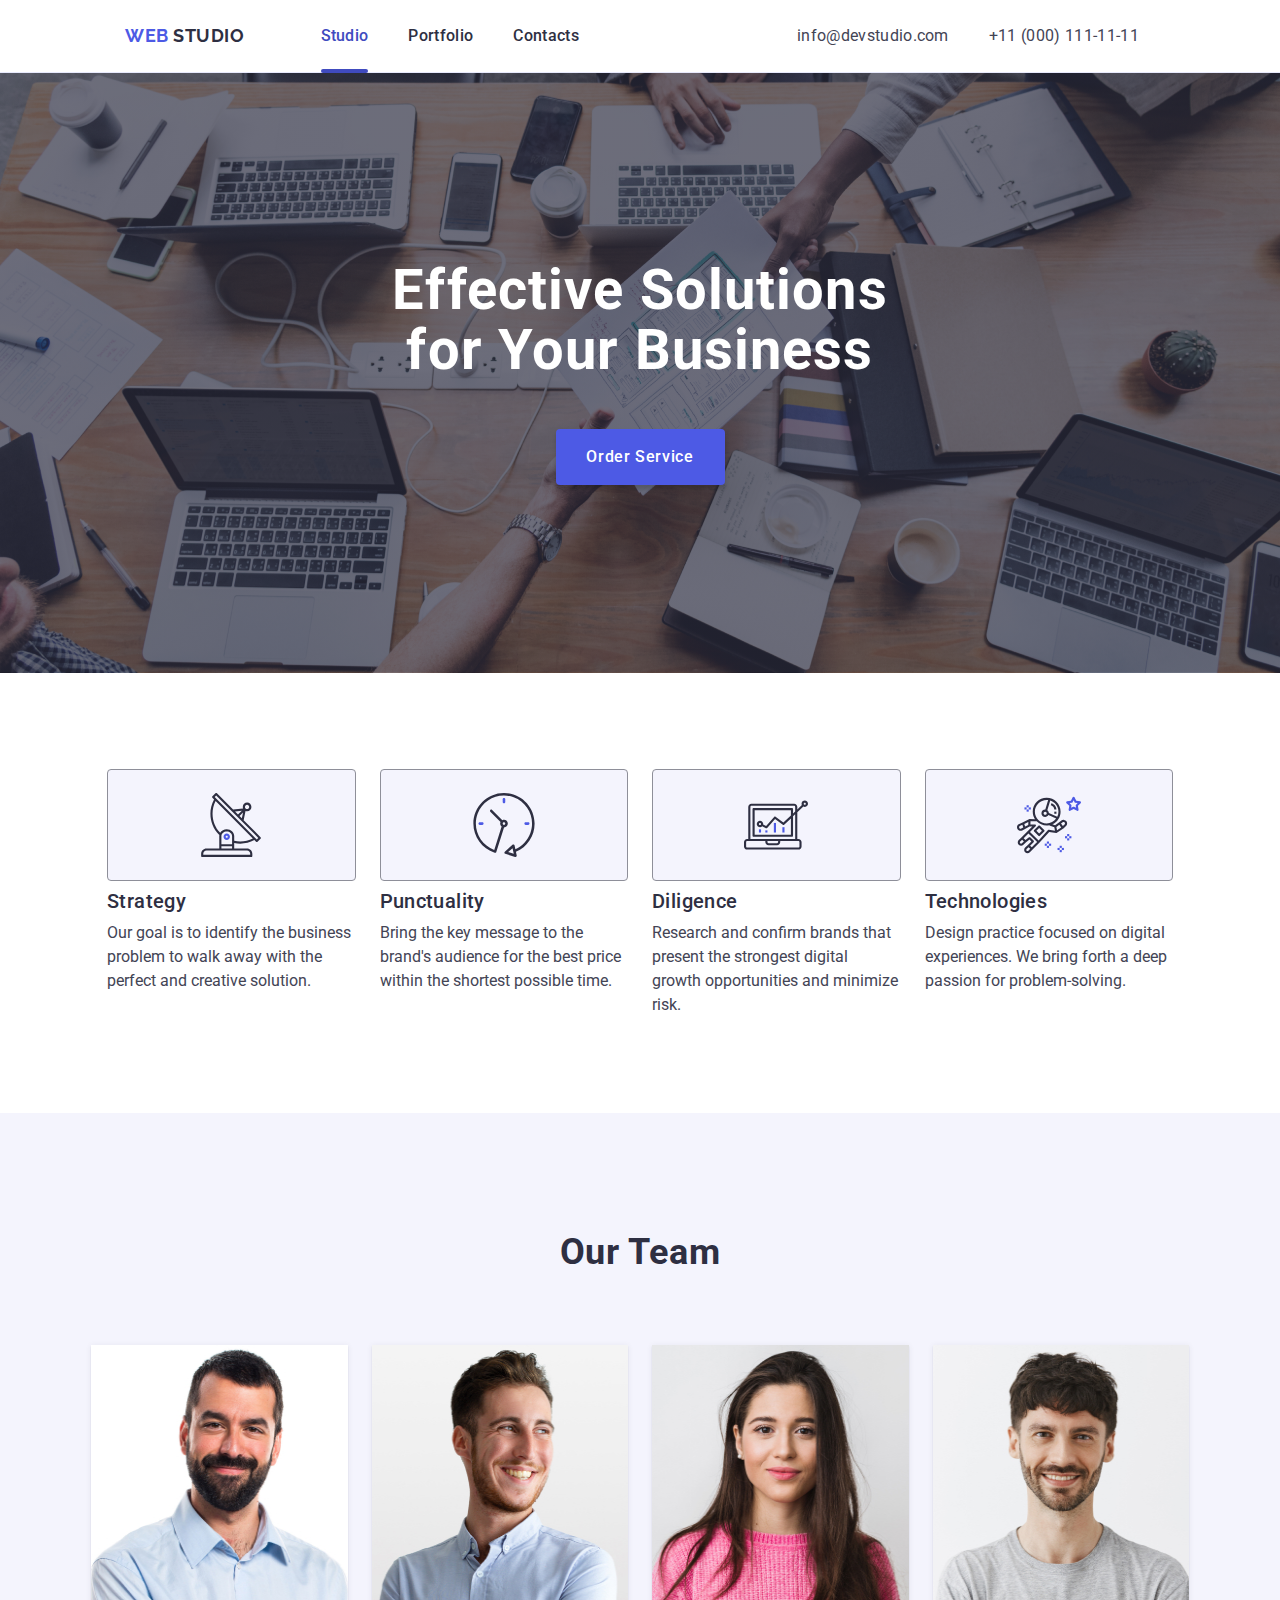
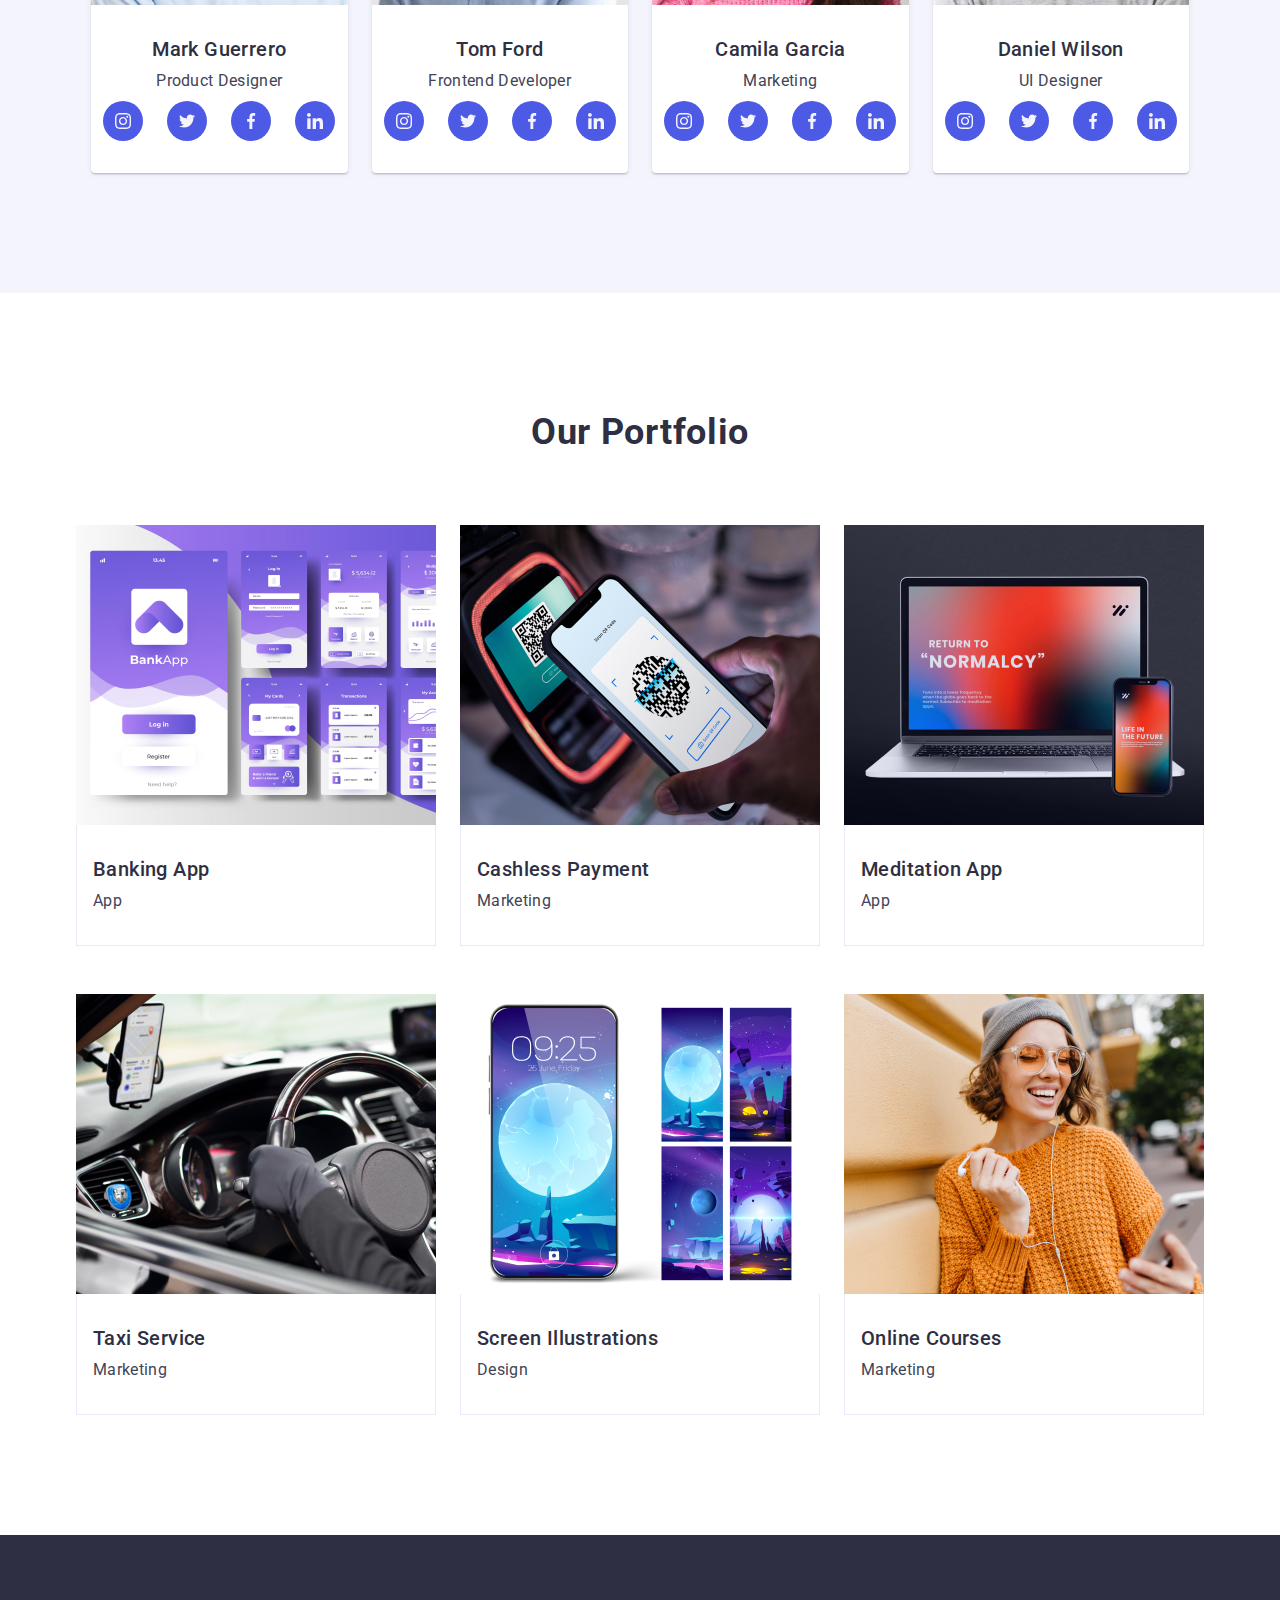
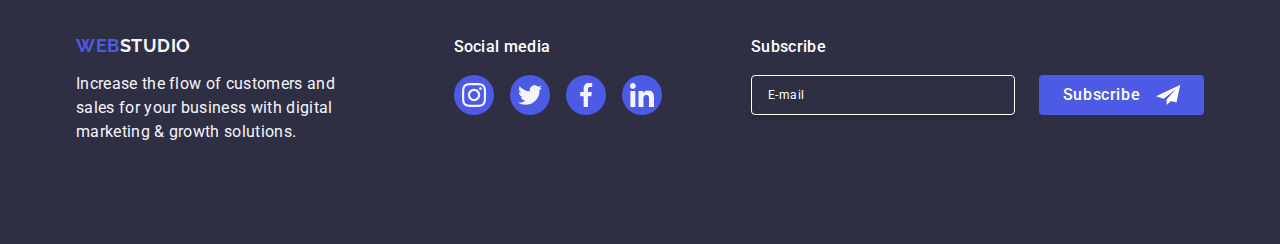
<file: index.html>
<!DOCTYPE html>
<html lang="en">
  <head>
    <meta charset="UTF-8" />
    <meta name="WEBSTUDIO" content="width=device-width, initial-scale=1.0" />
    <meta name="viewport" content="width=device-width, initial-scale=1.0" />
    <title>Document</title>
    <link rel="preconnect" href="https://fonts.googleapis.com" />
    <link rel="preconnect" href="https://fonts.gstatic.com" crossorigin />
    <link
      href="https://fonts.googleapis.com/css2?family=Roboto:ital,wght@0,100;0,300;0,400;0,500;0,700;0,900;1,100;1,300;1,400;1,500;1,700;1,900&display=swap"
      rel="stylesheet"
    />
    <link
      href="https://fonts.googleapis.com/css2?family=Raleway:ital,wght@0,100..900;1,100..900&family=Roboto:ital,wght@0,100;0,300;0,400;0,500;0,700;0,900;1,100;1,300;1,400;1,500;1,700;1,900&display=swap"
      rel="stylesheet"
    />
    <link
      rel="stylesheet"
      href="https://cdn.jsdelivr.net/npm/modern-normalize@1.1.0/modern-normalize.min.css"
    />
    <link rel="stylesheet" href="./css/style.css" />
  </head>
  <body class="general">
    <header class="header">
      <div class="container">
        <nav class="nav">
          <a href="./index.html" class="logo">
            Web
            <span class="studio-1">Studio</span></a
          >
          <ul class="ul-menu-nav">
            <li>
              <a href="./index.html" class="menu-nav link-activ">Studio</a>
            </li>
            <li>
              <a href="" class="menu-nav">Portfolio</a>
            </li>
            <li>
              <a href="" class="menu-nav">Contacts</a>
            </li>
          </ul>
        </nav>
        <address class="address">
          <ul class="ul-address">
            <li>
              <a
                href="mailto:info@devstudio.com"
                target="_blank"
                class="list-address"
                >info@devstudio.com</a
              >
            </li>
            <li>
              <a href="tel:+110001111111" target="_blank" class="list-address"
                >+11 (000) 111-11-11</a
              >
            </li>
          </ul>
        </address>
        <div class="burger-menu">
          <button type="button" class="button-burger-menu">
            <svg width="24" height="24">
              <use href="./images/icons.svg#burger-icon"></use>
            </svg>
          </button>
        </div>
      </div>
      <div class="mobile-menu">
        <div class="mobile-menu-window">
          <button type="button" class="closed">
            <svg width="8" height="8" class="closed-svg" fill="#FFFFFF">
              <use href="./images/icons.svg#closed"></use>
            </svg>
          </button>
          <div class="menu-nav-mobile">
            <ul class="ul-menu-nav-mobile">
              <li>
                <a href="./index.html" class="menu-nav-mobile link-activ"
                  >Studio</a
                >
              </li>
              <li>
                <a href="" class="menu-nav-mobile">Portfolio</a>
              </li>
              <li>
                <a href="" class="menu-nav-mobile">Contacts</a>
              </li>
            </ul>
          </div>
          <div>
            <ul class="ul-address-mobile">
              <li>
                <a
                  href="mailto:info@devstudio.com"
                  target="_blank"
                  class="list-address-mobile"
                  >info@devstudio.com</a
                >
              </li>
              <li>
                <a
                  href="tel:+110001111111"
                  target="_blank"
                  class="list-address-mobile"
                  >+11 (000) 111-11-11</a
                >
              </li>
            </ul>
          </div>
          <div class="social-link-mobile-menu">
            <ul class="icon-list">
              <li class="icon-li">
                <a href="https://www.instagram.com/" class="icon-social-link">
                  <svg
                    width="16"
                    height="16"
                    class="social-link-svg"
                    fill="#f4f4fd"
                  >
                    <use href="./images/icons.svg#icon-instagram"></use>
                  </svg>
                </a>
              </li>
              <li class="icon-li">
                <a href="https://x.com/" class="icon-social-link">
                  <svg width="16" height="16" class="social-link-svg">
                    <use href="./images/icons.svg#icon-twitter"></use>
                  </svg>
                </a>
              </li>
              <li class="icon-li">
                <a href="https://www.facebook.com/" class="icon-social-link">
                  <svg
                    width="16"
                    height="16"
                    class="social-link-svg"
                    fill="#f4f4fd"
                  >
                    <use href="./images/icons.svg#icon-facebook"></use>
                  </svg>
                </a>
              </li>
              <li class="icon-li">
                <a href="https://www.linkedin.com/" class="icon-social-link">
                  <svg
                    width="16"
                    height="16"
                    class="social-link-svg"
                    fill="#f4f4fd"
                  >
                    <use href="./images/icons.svg#icon-linkedin"></use>
                  </svg>
                </a>
              </li>
            </ul>
          </div>
        </div>
      </div>
    </header>
    <main>
      <section class="section-one">
        <div class="container">
          <h1 class="main-heading">Effective Solutions for Your Business</h1>
          <button type="button" class="button">Order Service</button>
        </div>
      </section>
      <section class="section-two">
        <div class="container">
          <h2 class="visually-hidden">section-2</h2>
          <ul class="ul-section-two">
            <li class="li-section-two">
              <div class="icon-section-two">
                <svg width="64" height="64">
                  <use href="./images/icons.svg#icon-antenna"></use>
                </svg>
              </div>
              <h3 class="section-two-heading">Strategy</h3>
              <p class="section-two-paragraph">
                Our goal is to identify the business problem to walk away with
                the perfect and creative solution.
              </p>
            </li>
            <li class="li-section-two">
              <div class="icon-section-two">
                <svg width="64" height="64">
                  <use href="./images/icons.svg#icon-clock"></use>
                </svg>
              </div>
              <h3 class="section-two-heading">Punctuality</h3>
              <p class="section-two-paragraph">
                Bring the key message to the brand's audience for the best price
                within the shortest possible time.
              </p>
            </li>
            <li class="li-section-two">
              <div class="icon-section-two">
                <svg width="64" height="64">
                  <use href="./images/icons.svg#icon-diagram"></use>
                </svg>
              </div>
              <h3 class="section-two-heading">Diligence</h3>
              <p class="section-two-paragraph">
                Research and confirm brands that present the strongest digital
                growth opportunities and minimize risk.
              </p>
            </li>
            <li class="li-section-two">
              <div class="icon-section-two">
                <svg width="64" height="64">
                  <use href="./images/icons.svg#icon-astronaut"></use>
                </svg>
              </div>
              <h3 class="section-two-heading">Technologies</h3>
              <p class="section-two-paragraph">
                Design practice focused on digital experiences. We bring forth a
                deep passion for problem-solving.
              </p>
            </li>
          </ul>
        </div>
      </section>
      <section class="section-three">
        <div class="container">
          <h2 class="section-three-heading">Our Team</h2>

          <ul class="ul-section-three">
            <li class="section-three-list">
              <img
                srcset="./images/img(1).jpg 1x, ./images/img1x2.jpg 2x"
                src="./images/img(1).jpg"
                width="264"
                height="260"
                alt="man in a blue shirt with a dark beard"
              />
              <div class="section-three-h-p">
                <h3 class="section-three-list-heading">Mark Guerrero</h3>
                <p class="section-three-list-paragraph">Product Designer</p>
                <ul class="icon-list">
                  <li class="icon-li">
                    <a
                      href="https://www.instagram.com/"
                      class="icon-social-link"
                    >
                      <svg
                        width="16"
                        height="16"
                        class="social-link-svg"
                        fill="#f4f4fd"
                      >
                        <use href="./images/icons.svg#icon-instagram"></use>
                      </svg>
                    </a>
                  </li>
                  <li class="icon-li">
                    <a href="https://x.com/" class="icon-social-link">
                      <svg width="16" height="16" class="social-link-svg">
                        <use href="./images/icons.svg#icon-twitter"></use>
                      </svg>
                    </a>
                  </li>
                  <li class="icon-li">
                    <a
                      href="https://www.facebook.com/"
                      class="icon-social-link"
                    >
                      <svg
                        width="16"
                        height="16"
                        class="social-link-svg"
                        fill="#f4f4fd"
                      >
                        <use href="./images/icons.svg#icon-facebook"></use>
                      </svg>
                    </a>
                  </li>
                  <li class="icon-li">
                    <a
                      href="https://www.linkedin.com/"
                      class="icon-social-link"
                    >
                      <svg
                        width="16"
                        height="16"
                        class="social-link-svg"
                        fill="#f4f4fd"
                      >
                        <use href="./images/icons.svg#icon-linkedin"></use>
                      </svg>
                    </a>
                  </li>
                </ul>
              </div>
            </li>
            <li class="section-three-list">
              <img
                srcset="./images/img(2).jpg 1x, ./images/img2x2.jpg 2x"
                src="./images/img(2).jpg"
                width="264"
                height="260"
                alt="man in a blue shirt with short stubble"
              />
              <div class="section-three-h-p">
                <h3 class="section-three-list-heading">Tom Ford</h3>
                <p class="section-three-list-paragraph">Frontend Developer</p>
                <ul class="icon-list">
                  <li class="icon-li">
                    <a
                      href="https://www.instagram.com/"
                      class="icon-social-link"
                    >
                      <svg
                        width="16"
                        height="16"
                        class="social-link-svg"
                        fill="#f4f4fd"
                      >
                        <use href="./images/icons.svg#icon-instagram"></use>
                      </svg>
                    </a>
                  </li>
                  <li class="icon-li">
                    <a href="https://x.com/" class="icon-social-link">
                      <svg
                        width="16"
                        height="16"
                        class="social-link-svg"
                        fill="#f4f4fd"
                      >
                        <use href="./images/icons.svg#icon-twitter"></use>
                      </svg>
                    </a>
                  </li>
                  <li class="icon-li">
                    <a
                      href="https://www.facebook.com/"
                      class="icon-social-link"
                    >
                      <svg
                        width="16"
                        height="16"
                        class="social-link-svg"
                        fill="#f4f4fd"
                      >
                        <use href="./images/icons.svg#icon-facebook"></use>
                      </svg>
                    </a>
                  </li>
                  <li class="icon-li">
                    <a
                      href="https://www.linkedin.com/"
                      class="icon-social-link"
                    >
                      <svg
                        width="16"
                        height="16"
                        class="social-link-svg"
                        fill="#f4f4fd"
                      >
                        <use href="./images/icons.svg#icon-linkedin"></use>
                      </svg>
                    </a>
                  </li>
                </ul>
              </div>
            </li>
            <li class="section-three-list">
              <img
                srcset="./images/img(3).jpg 1x, ./images/img3x2.jpg 2x"
                src="./images/img(3).jpg"
                width="264"
                height="260"
                alt="girl in a pink sweater with long dark hair"
              />
              <div class="section-three-h-p">
                <h3 class="section-three-list-heading">Camila Garcia</h3>
                <p class="section-three-list-paragraph">Marketing</p>
                <ul class="icon-list">
                  <li class="icon-li">
                    <a
                      href="https://www.instagram.com/"
                      class="icon-social-link"
                    >
                      <svg
                        width="16"
                        height="16"
                        class="social-link-svg"
                        fill="#f4f4fd"
                      >
                        <use href="./images/icons.svg#icon-instagram"></use>
                      </svg>
                    </a>
                  </li>
                  <li class="icon-li">
                    <a href="https://x.com/" class="icon-social-link">
                      <svg
                        width="16"
                        height="16"
                        class="social-link-svg"
                        fill="#f4f4fd"
                      >
                        <use href="./images/icons.svg#icon-twitter"></use>
                      </svg>
                    </a>
                  </li>
                  <li class="icon-li">
                    <a
                      href="https://www.facebook.com/"
                      class="icon-social-link"
                    >
                      <svg
                        width="16"
                        height="16"
                        class="social-link-svg"
                        fill="#f4f4fd"
                      >
                        <use href="./images/icons.svg#icon-facebook"></use>
                      </svg>
                    </a>
                  </li>
                  <li class="icon-li">
                    <a
                      href="https://www.linkedin.com/"
                      class="icon-social-link"
                    >
                      <svg
                        width="16"
                        height="16"
                        class="social-link-svg"
                        fill="#f4f4fd"
                      >
                        <use href="./images/icons.svg#icon-linkedin"></use>
                      </svg>
                    </a>
                  </li>
                </ul>
              </div>
            </li>
            <li class="section-three-list">
              <img
                srcset="./images/img(4).jpg 1x, ./images/img4x2.jpg 2x"
                src="./images/img(4).jpg"
                width="264"
                height="260"
                alt="man in a gray T-shirt with dark hair"
              />
              <div class="section-three-h-p">
                <h3 class="section-three-list-heading">Daniel Wilson</h3>
                <p class="section-three-list-paragraph">UI Designer</p>
                <ul class="icon-list">
                  <li class="icon-li">
                    <a
                      href="https://www.instagram.com/"
                      class="icon-social-link"
                    >
                      <svg
                        width="16"
                        height="16"
                        class="social-link-svg"
                        fill="#f4f4fd"
                      >
                        <use href="./images/icons.svg#icon-instagram"></use>
                      </svg>
                    </a>
                  </li>
                  <li class="icon-li">
                    <a href="https://x.com/" class="icon-social-link">
                      <svg
                        width="16"
                        height="16"
                        class="social-link-svg"
                        fill="#f4f4fd"
                      >
                        <use href="./images/icons.svg#icon-twitter"></use>
                      </svg>
                    </a>
                  </li>
                  <li class="icon-li">
                    <a
                      href="https://www.facebook.com/"
                      class="icon-social-link"
                    >
                      <svg
                        width="16"
                        height="16"
                        class="social-link-svg"
                        fill="#f4f4fd"
                      >
                        <use href="./images/icons.svg#icon-facebook"></use>
                      </svg>
                    </a>
                  </li>
                  <li class="icon-li">
                    <a
                      href="https://www.linkedin.com/"
                      class="icon-social-link"
                    >
                      <svg
                        width="16"
                        height="16"
                        class="social-link-svg"
                        fill="#f4f4fd"
                      >
                        <use href="./images/icons.svg#icon-linkedin"></use>
                      </svg>
                    </a>
                  </li>
                </ul>
              </div>
            </li>
          </ul>
        </div>
      </section>
      <section class="section-four">
        <div class="container">
          <h2 class="section-four-heading">Our Portfolio</h2>
          <ul class="ul-section-four-list">
            <li class="li-section-four-list">
              <div class="images-section-four">
                <img
                  srcset="./images/img5.jpg 1x, ./images/img5x2.jpg 2x"
                  src="./images/img5.jpg"
                  width="360"
                  height="300"
                  alt="banking app in white and purple colors"
                />
                <p class="images-section-four-p">
                  14 Stylish and User-Friendly App Design Concepts · Task
                  Manager App · Calorie Tracker App · Exotic Fruit Ecommerce App
                  · Cloud Storage App
                </p>
              </div>
              <div class="section-four-h-p">
                <h3 class="section-four-list-heading">Banking App</h3>
                <p class="section-four-list-paragraph">App</p>
              </div>
            </li>
            <li class="li-section-four-list">
              <div class="images-section-four">
                <img
                  srcset="./images/img6.jpg 1x, ./images/img6x2.jpg 2x"
                  src="./images/img6.jpg"
                  width="360"
                  height="300"
                  alt="moment of payment by phone via QR code"
                />
                <p class="images-section-four-p">
                  14 Stylish and User-Friendly App Design Concepts · Task
                  Manager App · Calorie Tracker App · Exotic Fruit Ecommerce App
                  · Cloud Storage App
                </p>
              </div>
              <div class="section-four-h-p">
                <h3 class="section-four-list-heading">Cashless Payment</h3>
                <p class="section-four-list-paragraph">Marketing</p>
              </div>
            </li>
            <li class="li-section-four-list">
              <div class="images-section-four">
                <img
                  srcset="./images/img7.jpg 1x, ./images/img7x2.jpg 2x"
                  src="./images/img7.jpg"
                  width="360"
                  height="300"
                  alt="laptop
            with the words return to normalcy on the screenand a phone with the words life in the future on the screen"
                />
                <p class="images-section-four-p">
                  14 Stylish and User-Friendly App Design Concepts · Task
                  Manager App · Calorie Tracker App · Exotic Fruit Ecommerce App
                  · Cloud Storage App
                </p>
              </div>
              <div class="section-four-h-p">
                <h3 class="section-four-list-heading">Meditation App</h3>
                <p class="section-four-list-paragraph">App</p>
              </div>
            </li>
            <li class="li-section-four-list">
              <div class="images-section-four">
                <img
                  srcset="./images/img8.jpg 1x, ./images/img8x2.jpg 2x"
                  src="./images/img8.jpg"
                  width="360"
                  height="300"
                  alt="driver's panel of a car with the driver's hands on the steering wheel"
                />
                <p class="images-section-four-p">
                  14 Stylish and User-Friendly App Design Concepts · Task
                  Manager App · Calorie Tracker App · Exotic Fruit Ecommerce App
                  · Cloud Storage App
                </p>
              </div>
              <div class="section-four-h-p">
                <h3 class="section-four-list-heading">Taxi Service</h3>
                <p class="section-four-list-paragraph">Marketing</p>
              </div>
            </li>
            <li class="li-section-four-list">
              <div class="images-section-four">
                <img
                  srcset="./images/img9.jpg 1x, ./images/img9x2.jpg 2x"
                  src="./images/img9.jpg"
                  width="360"
                  height="300"
                  alt="wallpaper for your phone unlock screen, view of the moon among the rocks"
                />
                <p class="images-section-four-p">
                  14 Stylish and User-Friendly App Design Concepts · Task
                  Manager App · Calorie Tracker App · Exotic Fruit Ecommerce App
                  · Cloud Storage App
                </p>
              </div>
              <div class="section-four-h-p">
                <h3 class="section-four-list-heading">Screen Illustrations</h3>
                <p class="section-four-list-paragraph">Design</p>
              </div>
            </li>
            <li class="li-section-four-list">
              <div class="images-section-four">
                <img
                  srcset="./images/img10.jpg 1x, ./images/img10x2.jpg 2x"
                  src="./images/img10.jpg"
                  width="360"
                  height="300"
                  alt="a girl in an orange sweater in sunglasses and a gray hat listens to music on headphones and looks at the phone"
                />
                <p class="images-section-four-p">
                  14 Stylish and User-Friendly App Design Concepts · Task
                  Manager App · Calorie Tracker App · Exotic Fruit Ecommerce App
                  · Cloud Storage App
                </p>
              </div>
              <div class="section-four-h-p">
                <h3 class="section-four-list-heading">Online Courses</h3>
                <p class="section-four-list-paragraph">Marketing</p>
              </div>
            </li>
          </ul>
        </div>
      </section>
    </main>

    <footer class="footer">
      <div class="container">
        <div class="footer-logo-p">
          <a href="./index.html" class="logo">
            Web
            <span class="studio-two">Studio</span>
          </a>
          <p class="footer-paragraph">
            Increase the flow of customers and sales for your business with
            digital marketing & growth solutions.
          </p>
        </div>
        <div class="footer-social-media">
          <p class="footer-social-media-p">Social media</p>
          <ul class="icon-list-footer">
            <li class="icon-li">
              <a
                href="https://www.instagram.com/"
                class="icon-social-link-footer"
              >
                <svg
                  width="24"
                  height="24"
                  class="social-link-svg"
                  fill="#f4f4fd"
                >
                  <use href="./images/icons.svg#icon-instagram"></use>
                </svg>
              </a>
            </li>
            <li class="icon-li">
              <a href="https://x.com/" class="icon-social-link-footer">
                <svg width="24" height="24" class="social-link-svg">
                  <use href="./images/icons.svg#icon-twitter"></use>
                </svg>
              </a>
            </li>
            <li class="icon-li">
              <a
                href="https://www.facebook.com/"
                class="icon-social-link-footer"
              >
                <svg
                  width="24"
                  height="24"
                  class="social-link-svg"
                  fill="#f4f4fd"
                >
                  <use href="./images/icons.svg#icon-facebook"></use>
                </svg>
              </a>
            </li>
            <li class="icon-li">
              <a
                href="https://www.linkedin.com/"
                class="icon-social-link-footer"
              >
                <svg
                  width="24"
                  height="24"
                  class="social-link-svg"
                  fill="#f4f4fd"
                >
                  <use href="./images/icons.svg#icon-linkedin"></use>
                </svg>
              </a>
            </li>
          </ul>
        </div>

        <div class="footer-div-e-mail">
          <p class="footer-e-mail-p">Subscribe</p>
          <form class="footer-form">
            <label class="footer-label">
              <input
                name="footer-e-mail"
                type="email"
                placeholder="E-mail"
                class="footer-e-mail"
              />
            </label>
            <button type="submit" class="footer-button">
              Subscribe
              <svg width="24" height="24" class="e-mail-svg" fill="#FFFFFF">
                <use href="./images/icons.svg#subscribe"></use>
              </svg>
            </button>
          </form>
        </div>
      </div>
    </footer>
    <div class="background-modal-window">
      <div class="modal-window">
        <button type="button" class="closed">
          <svg width="8" height="8" class="closed-svg" fill="#FFFFFF">
            <use href="./images/icons.svg#closed"></use>
          </svg>
        </button>
        <p class="modal-window-p">
          Leave your contacts and we will call you back
        </p>
        <form>
          <div class="form-contacts">
            <label class="form-contacts-label" for="user-name">Name</label>
            <div class="form-contacts-edit-box">
              <input
                id="user-name"
                name="user-name"
                type="text"
                class="user-name"
              />
              <svg width="18" height="24" class="contacts-svg">
                <use href="./images/icons.svg#contact"></use>
              </svg>
            </div>
          </div>
          <div class="form-contacts">
            <label class="form-contacts-label" for="user-phone">Phone</label>
            <div class="form-contacts-edit-box">
              <input
                id="user-phone"
                name="user-phone"
                type="text"
                class="user-name"
              />
              <svg width="18" height="24" class="contacts-svg">
                <use href="./images/icons.svg#phone"></use>
              </svg>
            </div>
          </div>
          <div class="form-contacts">
            <label class="form-contacts-label" for="user-email">Email</label>
            <div class="form-contacts-edit-box">
              <input
                id="user-email"
                name="user-email"
                type="email"
                class="user-name"
              />
              <svg width="18" height="24" class="contacts-svg">
                <use href="./images/icons.svg#masange"></use>
              </svg>
            </div>
          </div>
          <div class="form-contacts form-comment">
            <label class="form-contacts-label" for="user-comment"
              >Comment</label
            >
            <textarea
              id="user-comment"
              name="user-comment"
              placeholder="Text input"
              class="user-comment"
            ></textarea>
          </div>
          <div class="form-five">
            <input
              id="user-privacy"
              type="checkbox"
              value="true"
              name="user-privacy"
              class="user-privacy visually-hidden"
            />
            <label for="user-privacy" class="user-privacy-label">
              <span class="icon-click-span">
                <svg width="10" height="8" class="icon-click" fill="#2E2F42">
                  <use href="./images/icons.svg#icon-click"></use>
                </svg>
              </span>
              <p>
                I accept the terms and conditions of the
                <a href="" class="privacy-policy">Privacy Policy</a>
              </p>
            </label>
          </div>
          <button type="submit" class="modal-button">Send</button>
        </form>
      </div>
    </div>
  </body>
</html>
</file>
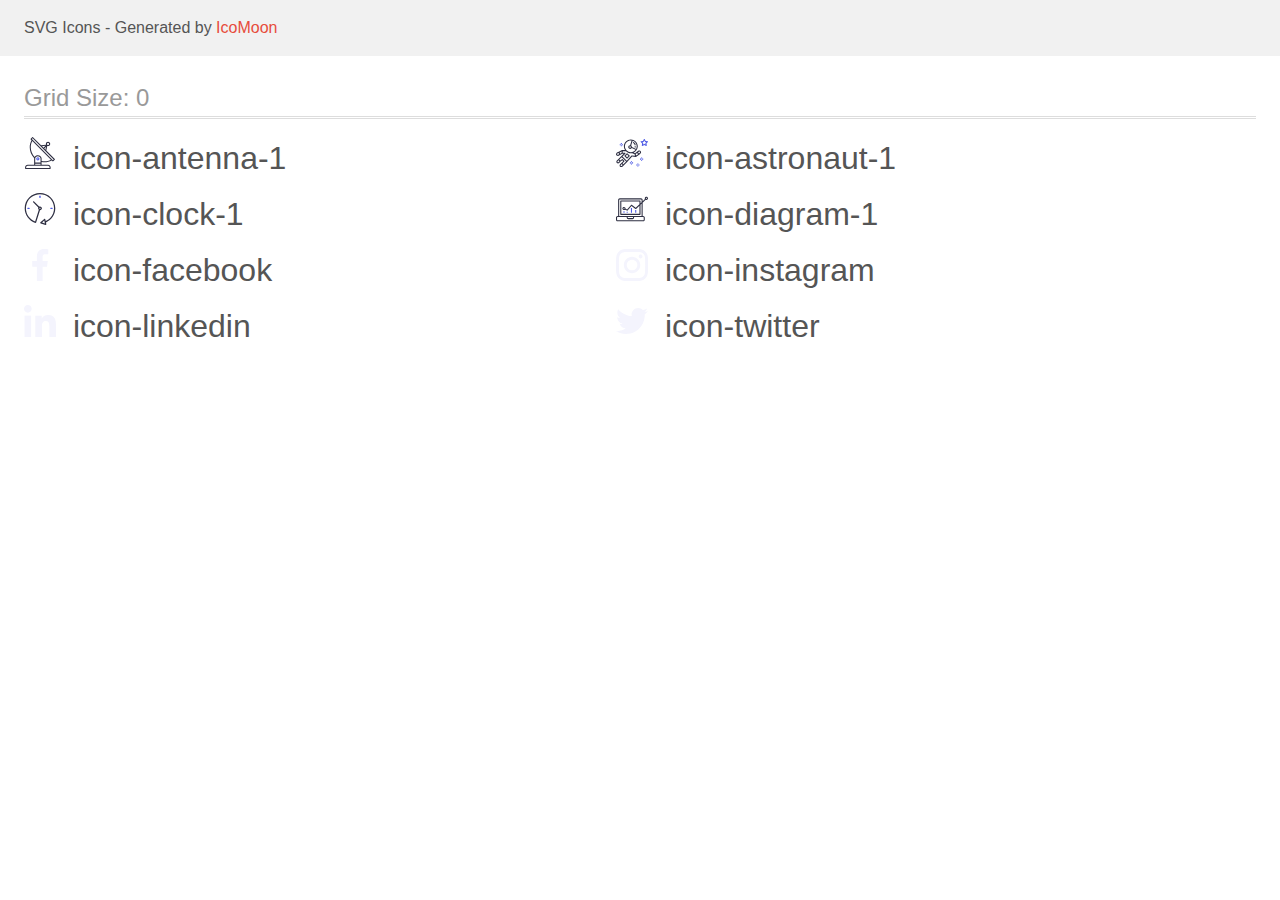
<file: images/demo.html>
<!doctype html>
<html>
<head>
    <title>IcoMoon - SVG Icons</title>
    <meta charset="utf-8">
    <meta name="viewport" content="width=device-width, initial-scale=1">
    <link rel="stylesheet" href="demo-files/demo.css">
    <link rel="stylesheet" href="style.css">
</head>
<body>
<svg aria-hidden="true" style="position: absolute; width: 0; height: 0; overflow: hidden;" version="1.1" xmlns="http://www.w3.org/2000/svg" xmlns:xlink="http://www.w3.org/1999/xlink">
<defs>
<symbol id="icon-antenna-1" viewBox="0 0 32 32">
<path fill="#2e2f42" style="fill: var(--color1, #2e2f42)" d="M30.773 22.098l-8.443-8.505 0.937-4.615c0.242 0.094 0.499 0.144 0.758 0.146h0.006c1.192 0.014 2.17-0.941 2.184-2.133s-0.941-2.17-2.133-2.184c-1.192-0.014-2.17 0.941-2.184 2.133-0.003 0.255 0.039 0.509 0.125 0.749l-4.96 0.605-8.091-8.133c-0.099-0.101-0.235-0.159-0.377-0.16-0.14 0.001-0.274 0.056-0.373 0.155l-1.513 1.504c-0.208 0.208-0.208 0.546 0 0.754l0.814 0.826c-3.153 5.798-2.129 12.978 2.519 17.663 0.043 0.041 0.092 0.074 0.146 0.098-0.034 0.18-0.051 0.364-0.052 0.547v6.187h-6.4c-1.472 0.002-2.665 1.195-2.667 2.667v1.067c0 0.295 0.239 0.533 0.533 0.533h24.533c0.295 0 0.533-0.239 0.533-0.533v-1.067c-0.002-1.472-1.195-2.665-2.667-2.667h-6.4v-2.742c1.003 0.21 2.024 0.317 3.049 0.32 2.458-0.003 4.877-0.615 7.040-1.783l0.818 0.823c0.099 0.101 0.235 0.159 0.377 0.16 0.14-0.001 0.274-0.056 0.373-0.155l1.513-1.504c0.208-0.208 0.208-0.546 0-0.754zM23.28 6.233c0.418-0.415 1.093-0.414 1.509 0.004s0.414 1.093-0.004 1.508c-0.2 0.199-0.47 0.31-0.752 0.31h-0.003c-0.589-0.003-1.064-0.483-1.061-1.072 0.002-0.282 0.115-0.552 0.314-0.751h-0.002zM22.024 9.738l-0.598 2.946-1.175-1.182 1.774-1.763zM21.419 8.836l-1.92 1.909-1.485-1.493 3.405-0.415zM24.004 28.8c0.884 0 1.6 0.716 1.6 1.6v0.533h-23.467v-0.533c0-0.884 0.716-1.6 1.6-1.6h20.267zM16.537 26.667v1.067h-5.333v-1.067h5.333zM11.204 25.6v-4.053c0-1.294 1.196-2.347 2.667-2.347s2.667 1.053 2.667 2.347v4.053h-5.333zM17.604 23.904v-2.357c0-1.882-1.675-3.413-3.733-3.413-1.331-0.020-2.576 0.657-3.281 1.786-4.058-4.274-4.971-10.645-2.279-15.887l18.602 18.708c-2.872 1.461-6.165 1.873-9.309 1.163zM28.893 23.22l-21.057-21.181 0.755-0.752 7.935 7.98c0.004 0 0.006 0.007 0.010 0.010l13.115 13.191-0.757 0.752z"></path>
<path fill="#4d5ae5" style="fill: var(--color2, #4d5ae5)" d="M13.876 20.267h-0.005c-0.884-0.001-1.601 0.714-1.602 1.598s0.714 1.601 1.598 1.602h0.005c0.884 0.001 1.601-0.714 1.602-1.598s-0.714-1.601-1.598-1.602zM14.249 22.245c-0.1 0.1-0.236 0.156-0.378 0.155-0.295-0.002-0.532-0.242-0.531-0.536 0.001-0.141 0.057-0.276 0.157-0.375s0.233-0.154 0.373-0.155c0.295 0.002 0.532 0.242 0.531 0.536-0.001 0.141-0.057 0.276-0.157 0.375h0.005z"></path>
</symbol>
<symbol id="icon-astronaut-1" viewBox="0 0 32 32">
<path fill="#4d5ae5" style="fill: var(--color2, #4d5ae5)" d="M31.974 4.524c-0.063-0.193-0.229-0.333-0.43-0.363l-1.91-0.278-0.855-1.731c-0.179-0.365-0.777-0.365-0.956 0l-0.855 1.731-1.91 0.278c-0.201 0.029-0.367 0.17-0.431 0.363-0.062 0.193-0.011 0.405 0.135 0.547l1.383 1.348-0.326 1.903c-0.034 0.2 0.048 0.402 0.212 0.522 0.166 0.121 0.382 0.135 0.562 0.040l1.709-0.899 1.709 0.899c0.078 0.041 0.164 0.061 0.249 0.061 0.11 0 0.221-0.034 0.314-0.102 0.164-0.119 0.246-0.322 0.212-0.522l-0.326-1.903 1.383-1.348c0.145-0.142 0.197-0.354 0.135-0.547zM29.511 5.851c-0.125 0.122-0.183 0.299-0.153 0.472l0.191 1.114-1-0.526c-0.078-0.041-0.163-0.061-0.249-0.061s-0.17 0.020-0.249 0.061l-1.001 0.526 0.191-1.114c0.030-0.173-0.028-0.349-0.153-0.472l-0.81-0.789 1.119-0.163c0.174-0.025 0.324-0.134 0.402-0.292l0.5-1.013 0.5 1.013c0.078 0.157 0.228 0.267 0.402 0.292l1.119 0.163-0.809 0.789z"></path>
<path fill="#4d5ae5" style="fill: var(--color2, #4d5ae5)" d="M26.133 20.522h-1.067v1.067h1.067v-1.067z"></path>
<path fill="#4d5ae5" style="fill: var(--color2, #4d5ae5)" d="M26.133 22.656h-1.067v1.067h1.067v-1.067z"></path>
<path fill="#4d5ae5" style="fill: var(--color2, #4d5ae5)" d="M27.2 21.589h-1.067v1.067h1.067v-1.067z"></path>
<path fill="#4d5ae5" style="fill: var(--color2, #4d5ae5)" d="M25.067 21.589h-1.067v1.067h1.067v-1.067z"></path>
<path fill="#4d5ae5" style="fill: var(--color2, #4d5ae5)" d="M22.4 26.389h-1.067v1.067h1.067v-1.067z"></path>
<path fill="#4d5ae5" style="fill: var(--color2, #4d5ae5)" d="M22.4 28.522h-1.067v1.067h1.067v-1.067z"></path>
<path fill="#4d5ae5" style="fill: var(--color2, #4d5ae5)" d="M23.467 27.456h-1.067v1.067h1.067v-1.067z"></path>
<path fill="#4d5ae5" style="fill: var(--color2, #4d5ae5)" d="M21.333 27.456h-1.067v1.067h1.067v-1.067z"></path>
<path fill="#4d5ae5" style="fill: var(--color2, #4d5ae5)" d="M16 24.256h-1.067v1.067h1.067v-1.067z"></path>
<path fill="#4d5ae5" style="fill: var(--color2, #4d5ae5)" d="M16 26.389h-1.067v1.067h1.067v-1.067z"></path>
<path fill="#4d5ae5" style="fill: var(--color2, #4d5ae5)" d="M17.067 25.322h-1.067v1.067h1.067v-1.067z"></path>
<path fill="#4d5ae5" style="fill: var(--color2, #4d5ae5)" d="M14.933 25.322h-1.067v1.067h1.067v-1.067z"></path>
<path fill="#4d5ae5" style="fill: var(--color2, #4d5ae5)" d="M5.867 6.122h-1.067v1.067h1.067v-1.067z"></path>
<path fill="#4d5ae5" style="fill: var(--color2, #4d5ae5)" d="M5.867 8.255h-1.067v1.067h1.067v-1.067z"></path>
<path fill="#4d5ae5" style="fill: var(--color2, #4d5ae5)" d="M6.933 7.189h-1.067v1.067h1.067v-1.067z"></path>
<path fill="#4d5ae5" style="fill: var(--color2, #4d5ae5)" d="M4.8 7.189h-1.067v1.067h1.067v-1.067z"></path>
<path fill="#2e2f42" style="fill: var(--color1, #2e2f42)" d="M24.715 14.159c-0.287-0.388-0.709-0.637-1.188-0.705-0.481-0.068-0.956 0.058-1.34 0.352l-1.252 0.96-1.898 1.417-1.358-0.541c2.421-1.086 4.114-3.508 4.114-6.32 0-3.823-3.123-6.933-6.961-6.933s-6.961 3.11-6.961 6.933c0 1.386 0.414 2.674 1.12 3.758l-2.764-0.024c-0.002 0-0.003 0-0.005 0-0.009 0-0.015 0.004-0.023 0.005-0.053 0.002-0.105 0.013-0.155 0.031-0.013 0.005-0.026 0.008-0.038 0.013-0.006 0.003-0.013 0.003-0.019 0.006l-3.233 1.596c-0.001 0-0.001 0-0.001 0.001l-1.893 0.911c-0.021 0.009-0.042 0.021-0.063 0.035-0.755 0.502-1.012 1.489-0.598 2.295 0.22 0.429 0.595 0.745 1.056 0.889 0.178 0.055 0.359 0.083 0.539 0.083 0.29 0 0.577-0.071 0.839-0.211l1.388-0.738 2.264-1.169 1.357-0.008-5.442 5.416c-0.001 0.001-0.001 0.001-0.002 0.001l-1.339 1.333c-0.316 0.315-0.49 0.732-0.49 1.178s0.174 0.863 0.49 1.179c0.325 0.323 0.752 0.485 1.179 0.485s0.854-0.162 1.18-0.485l1.314-1.309 1.741-1.3 0.901 0.897-1.762 1.754c-0 0.001-0.001 0.001-0.002 0.001l-1.339 1.333c-0.316 0.315-0.49 0.732-0.49 1.178s0.174 0.863 0.49 1.179c0.325 0.323 0.753 0.485 1.18 0.485s0.855-0.162 1.18-0.485l3.482-3.467c0.001-0.001 0.001-0.001 0.001-0.002l1.010-1-0.004-0.004c0.006-0.006 0.015-0.009 0.022-0.015l5.166-5.658 3.471 0.494c0.025 0.004 0.050 0.005 0.075 0.005 0.065 0 0.127-0.015 0.187-0.038 0.018-0.006 0.033-0.015 0.050-0.023 0.019-0.010 0.039-0.015 0.058-0.027l3.213-2.133c0.012-0.008 0.018-0.021 0.029-0.029 0.013-0.010 0.029-0.014 0.041-0.026l1.271-1.191c0.662-0.62 0.753-1.635 0.212-2.362zM2.13 17.77c-0.173 0.093-0.37 0.111-0.558 0.052-0.187-0.058-0.338-0.186-0.427-0.358-0.161-0.314-0.068-0.695 0.214-0.902l1.314-0.632 0.449 1.313-0.992 0.527zM5.628 15.942l-1.548 0.8-0.439-1.283 2.027-1.001-0.040 1.484zM20.727 9.322c0 0.918-0.219 1.785-0.599 2.559l-4.181-1.899c-0.044-0.573-0.341-1.075-0.788-1.388l1.464-4.86c2.378 0.756 4.105 2.974 4.105 5.588zM8.938 9.322c0-3.235 2.644-5.867 5.894-5.867 0.253 0 0.5 0.021 0.745 0.052l-1.432 4.754c-0.019-0.001-0.037-0.006-0.057-0.006-1.033 0-1.873 0.837-1.873 1.867s0.84 1.867 1.873 1.867c0.694 0 1.294-0.383 1.618-0.945l3.862 1.755c-1.075 1.446-2.795 2.39-4.737 2.39-3.25 0-5.894-2.632-5.894-5.867zM14.894 10.122c0 0.441-0.362 0.8-0.806 0.8s-0.806-0.359-0.806-0.8c0-0.441 0.362-0.8 0.806-0.8s0.806 0.359 0.806 0.8zM2.465 25.146c-0.236 0.234-0.619 0.234-0.854 0.001-0.114-0.114-0.176-0.263-0.176-0.423s0.062-0.309 0.176-0.421l0.962-0.958 0.851 0.848-0.959 0.955zM5.679 28.88c-0.236 0.234-0.619 0.235-0.855 0.001-0.114-0.114-0.176-0.263-0.176-0.423s0.062-0.309 0.176-0.421l0.963-0.959 0.852 0.848-0.96 0.955zM9.16 25.411c-0.001 0-0.001 0-0.002 0.001l-1.765 1.76-0.852-0.848 1.763-1.755c0 0 0 0 0-0s0.001-0.001 0.002-0.001c0.040-0.040 0.065-0.088 0.090-0.135 0.007-0.014 0.020-0.026 0.026-0.040 0.017-0.041 0.019-0.085 0.026-0.129 0.003-0.025 0.014-0.047 0.014-0.073 0-0.036-0.013-0.070-0.020-0.106-0.006-0.032-0.006-0.065-0.019-0.095-0.020-0.050-0.055-0.094-0.091-0.138-0.010-0.012-0.014-0.027-0.025-0.038 0 0 0 0-0.001 0s-0.001-0.002-0.001-0.002l-1.607-1.6c-0.017-0.017-0.039-0.024-0.058-0.038-0.028-0.022-0.055-0.042-0.087-0.058-0.030-0.015-0.061-0.024-0.093-0.033-0.034-0.010-0.067-0.017-0.103-0.020-0.033-0.002-0.063 0.001-0.095 0.005-0.036 0.004-0.069 0.009-0.104 0.020-0.034 0.011-0.063 0.027-0.094 0.045-0.020 0.011-0.042 0.015-0.061 0.029l-1.773 1.324-0.901-0.897 2.399-2.386 4.361 4.289-0.928 0.919zM15.979 18.394c-0.015-0.002-0.030 0.004-0.045 0.003-0.039-0.002-0.076 0.001-0.115 0.007-0.030 0.005-0.059 0.011-0.088 0.021-0.034 0.012-0.065 0.028-0.097 0.047-0.030 0.018-0.057 0.037-0.083 0.061-0.013 0.011-0.028 0.017-0.040 0.029l-4.698 5.146-4.328-4.257 2.833-2.818c0.209-0.208 0.21-0.546 0.002-0.755-0.105-0.105-0.243-0.157-0.381-0.156v-0.001l-2.219 0.013 0.028-1.607 3.104 0.027c1.265 1.294 3.029 2.101 4.981 2.101 0.437 0 0.864-0.045 1.279-0.123 0.040 0.032 0.079 0.065 0.13 0.085l2.41 0.96 0.152 0.758 0.178 0.885-3.003-0.427zM20.020 18.572l-0.313-1.558 1.446-1.080 0.947 1.257-2.080 1.381zM23.774 15.741l-0.838 0.785-0.931-1.236 0.831-0.637c0.155-0.119 0.351-0.168 0.543-0.143 0.193 0.027 0.364 0.128 0.48 0.284 0.217 0.292 0.18 0.699-0.085 0.947z"></path>
<path fill="#2e2f42" style="fill: var(--color1, #2e2f42)" d="M13.602 18.544l-2.143-2.133c-0.207-0.207-0.545-0.207-0.753 0l-2.142 2.133c-0.1 0.101-0.157 0.236-0.157 0.378s0.056 0.278 0.157 0.378l2.142 2.133c0.104 0.103 0.241 0.155 0.377 0.155s0.273-0.052 0.376-0.155l2.143-2.133c0.1-0.1 0.157-0.236 0.157-0.378s-0.057-0.278-0.157-0.378zM11.083 20.303l-1.387-1.381 1.387-1.381 1.387 1.381-1.387 1.381z"></path>
<path fill="#2e2f42" style="fill: var(--color1, #2e2f42)" d="M17.164 5.071l-0.258 1.036c0.071 0.018 1.738 0.452 1.738 2.149h1.067c-0-2.017-1.666-2.965-2.547-3.185z"></path>
<path fill="#2e2f42" style="fill: var(--color1, #2e2f42)" d="M19.711 9.322h-1.067v1.067h1.067v-1.067z"></path>
</symbol>
<symbol id="icon-clock-1" viewBox="0 0 32 32">
<path fill="#2e2f42" style="fill: var(--color1, #2e2f42)" d="M31.297 15.301c-0.002-8.452-6.855-15.303-15.308-15.301s-15.303 6.855-15.301 15.308c0.001 6.658 4.307 12.551 10.649 14.576 0.061 0.019 0.124 0.029 0.187 0.029 0.121-0 0.239-0.032 0.342-0.094 0.135-0.080 0.236-0.207 0.283-0.356l3.865-12.25c1.057-0.005 1.909-0.866 1.903-1.923s-0.866-1.909-1.923-1.903c-0.284 0.001-0.565 0.067-0.82 0.191l-5.106-5.107c-0.253-0.245-0.657-0.238-0.902 0.016-0.239 0.247-0.239 0.639 0 0.886l5.103 5.109c-0.392 0.799-0.168 1.764 0.536 2.309l-3.683 11.673c-7.278-2.681-11.004-10.754-8.323-18.032s10.754-11.004 18.032-8.323c7.278 2.681 11.004 10.754 8.323 18.032-1.31 3.556-4.001 6.431-7.462 7.973l-0.398-1.874c-0.073-0.345-0.411-0.565-0.756-0.492-0.109 0.023-0.209 0.074-0.293 0.148l-3.837 3.426c-0.263 0.234-0.287 0.637-0.052 0.9 0.076 0.085 0.174 0.149 0.283 0.184l4.899 1.564c0.335 0.108 0.694-0.077 0.802-0.412 0.034-0.106 0.040-0.219 0.017-0.328l-0.391-1.839c5.664-2.388 9.342-7.942 9.329-14.089zM15.992 14.664c0.352 0 0.638 0.286 0.638 0.638s-0.286 0.638-0.638 0.638c-0.352 0-0.638-0.285-0.638-0.638s0.285-0.638 0.638-0.638zM18.093 29.528l2.184-1.948 0.603 2.84-2.787-0.892z"></path>
<path fill="#4d5ae5" style="fill: var(--color2, #4d5ae5)" d="M15.354 3.185v1.275c0 0.352 0.285 0.638 0.638 0.638s0.638-0.285 0.638-0.638v-1.275c0-0.352-0.286-0.638-0.638-0.638s-0.638 0.286-0.638 0.638z"></path>
<path fill="#4d5ae5" style="fill: var(--color2, #4d5ae5)" d="M3.876 14.664c-0.352 0-0.638 0.286-0.638 0.638s0.285 0.638 0.638 0.638h1.275c0.352 0 0.638-0.285 0.638-0.638s-0.285-0.638-0.638-0.638h-1.275z"></path>
<path fill="#4d5ae5" style="fill: var(--color2, #4d5ae5)" d="M28.108 15.939c0.352 0 0.638-0.285 0.638-0.638s-0.285-0.638-0.638-0.638h-1.275c-0.352 0-0.638 0.286-0.638 0.638s0.286 0.638 0.638 0.638h1.275z"></path>
</symbol>
<symbol id="icon-diagram-1" viewBox="0 0 32 32">
<path fill="#4d5ae5" style="fill: var(--color2, #4d5ae5)" d="M14.925 14.965h1.066v4.798h-1.066v-4.797z"></path>
<path fill="#4d5ae5" style="fill: var(--color2, #4d5ae5)" d="M19.19 17.097h1.066v2.665h-1.066v-2.665z"></path>
<path fill="#4d5ae5" style="fill: var(--color2, #4d5ae5)" d="M10.661 18.696h1.066v1.066h-1.066v-1.066z"></path>
<path fill="#4d5ae5" style="fill: var(--color2, #4d5ae5)" d="M7.463 18.163h1.066v1.599h-1.066v-1.599z"></path>
<path fill="#2e2f42" style="fill: var(--color1, #2e2f42)" d="M1.599 28.291h25.587c0.883 0 1.599-0.716 1.599-1.599v-2.132c0-0.883-0.716-1.599-1.599-1.599h-0.533v-13.293l3.028-2.868c0.703 0.346 1.553 0.136 2.013-0.499s0.396-1.508-0.152-2.068-1.42-0.644-2.065-0.198c-0.644 0.446-0.873 1.292-0.542 2.002l-2.281 2.163v-1.23c0-0.883-0.716-1.599-1.599-1.599h-21.322c-0.883 0-1.599 0.716-1.599 1.599v15.992h-0.533c-0.883 0-1.599 0.716-1.599 1.599v2.132c0 0.883 0.716 1.599 1.599 1.599zM30.384 4.837c0.294 0 0.533 0.239 0.533 0.533s-0.239 0.533-0.533 0.533c-0.294 0-0.533-0.239-0.533-0.533s0.239-0.533 0.533-0.533zM3.198 6.969c0-0.294 0.239-0.533 0.533-0.533h21.322c0.294 0 0.533 0.239 0.533 0.533v2.239l-1.066 1.013v-2.186c0-0.294-0.239-0.533-0.533-0.533h-19.19c-0.294 0-0.533 0.239-0.533 0.533v13.326c0 0.294 0.239 0.533 0.533 0.533h19.19c0.294 0 0.533-0.239 0.533-0.533v-9.674l1.066-1.010v12.284h-22.388v-15.992zM7.996 13.899c-0.721-0.002-1.354 0.478-1.546 1.174s0.105 1.433 0.725 1.801c0.62 0.368 1.41 0.276 1.928-0.226l1.853 0.93c0.215 0.108 0.476 0.057 0.636-0.123l3.939-4.431 3.872 2.901c0.208 0.156 0.498 0.139 0.686-0.039l3.365-3.188v8.131h-18.124v-12.26h18.124v2.66l-3.771 3.572-3.904-2.927c-0.222-0.166-0.534-0.135-0.718 0.072l-3.993 4.493-1.493-0.746c0.011-0.064 0.018-0.129 0.020-0.193 0-0.883-0.716-1.599-1.599-1.599zM8.529 15.498c0 0.294-0.239 0.533-0.533 0.533s-0.533-0.239-0.533-0.533c0-0.294 0.239-0.533 0.533-0.533s0.533 0.239 0.533 0.533zM11.727 24.027h5.331v0.533c0 0.294-0.239 0.533-0.533 0.533h-4.264c-0.294 0-0.533-0.239-0.533-0.533v-0.533zM1.066 24.56c0-0.294 0.239-0.533 0.533-0.533h9.062v0.533c0 0.883 0.716 1.599 1.599 1.599h4.264c0.883 0 1.599-0.716 1.599-1.599v-0.533h9.062c0.294 0 0.533 0.239 0.533 0.533v2.132c0 0.294-0.239 0.533-0.533 0.533h-25.587c-0.294 0-0.533-0.239-0.533-0.533v-2.132z"></path>
</symbol>
<symbol id="icon-facebook" viewBox="0 0 32 32">
<path fill="#f4f4fd" style="fill: var(--color3, #f4f4fd)" d="M21.329 5.313h2.921v-5.088c-0.504-0.069-2.237-0.225-4.256-0.225-4.212 0-7.097 2.649-7.097 7.519v4.481h-4.648v5.688h4.648v14.312h5.699v-14.311h4.46l0.708-5.688h-5.169v-3.919c0.001-1.644 0.444-2.769 2.735-2.769z"></path>
</symbol>
<symbol id="icon-instagram" viewBox="0 0 32 32">
<path fill="#f4f4fd" style="fill: var(--color3, #f4f4fd)" d="M31.969 9.408c-0.075-1.7-0.35-2.869-0.744-3.882-0.406-1.075-1.031-2.038-1.85-2.838-0.8-0.813-1.769-1.444-2.832-1.844-1.019-0.394-2.182-0.669-3.882-0.744-1.713-0.081-2.257-0.1-6.601-0.1s-4.888 0.019-6.595 0.094c-1.7 0.075-2.869 0.35-3.882 0.744-1.075 0.406-2.038 1.031-2.838 1.85-0.813 0.8-1.444 1.769-1.844 2.832-0.394 1.019-0.669 2.182-0.744 3.882-0.081 1.713-0.1 2.257-0.1 6.601s0.019 4.888 0.094 6.595c0.075 1.7 0.35 2.869 0.744 3.882 0.406 1.075 1.038 2.038 1.85 2.838 0.8 0.813 1.769 1.444 2.832 1.844 1.019 0.394 2.182 0.669 3.882 0.744 1.706 0.075 2.25 0.094 6.595 0.094s4.888-0.019 6.595-0.094c1.7-0.075 2.869-0.35 3.882-0.744 2.151-0.831 3.851-2.532 4.682-4.682 0.394-1.019 0.669-2.182 0.744-3.882 0.075-1.707 0.094-2.25 0.094-6.595s-0.006-4.888-0.081-6.595zM29.087 22.473c-0.069 1.563-0.331 2.407-0.55 2.969-0.538 1.394-1.644 2.5-3.038 3.038-0.563 0.219-1.413 0.481-2.969 0.55-1.688 0.075-2.194 0.094-6.464 0.094s-4.782-0.019-6.464-0.094c-1.563-0.069-2.407-0.331-2.969-0.55-0.694-0.256-1.325-0.663-1.838-1.194-0.531-0.519-0.938-1.144-1.194-1.838-0.219-0.563-0.481-1.413-0.55-2.969-0.075-1.688-0.094-2.194-0.094-6.464s0.019-4.782 0.094-6.464c0.069-1.563 0.331-2.407 0.55-2.969 0.256-0.694 0.663-1.325 1.2-1.838 0.519-0.531 1.144-0.938 1.838-1.194 0.563-0.219 1.413-0.481 2.969-0.55 1.688-0.075 2.194-0.094 6.464-0.094 4.276 0 4.782 0.019 6.464 0.094 1.563 0.069 2.407 0.331 2.969 0.55 0.694 0.256 1.325 0.662 1.838 1.194 0.531 0.519 0.938 1.144 1.194 1.838 0.219 0.563 0.481 1.413 0.55 2.969 0.075 1.688 0.094 2.194 0.094 6.464s-0.019 4.77-0.094 6.458z"></path>
<path fill="#f4f4fd" style="fill: var(--color3, #f4f4fd)" d="M16.059 7.783c-4.538 0-8.22 3.682-8.22 8.22s3.682 8.22 8.22 8.22c4.538 0 8.22-3.682 8.22-8.22s-3.682-8.22-8.22-8.22zM16.059 21.335c-2.944 0-5.332-2.388-5.332-5.332s2.388-5.332 5.332-5.332c2.944 0 5.332 2.388 5.332 5.332s-2.388 5.332-5.332 5.332z"></path>
<path fill="#f4f4fd" style="fill: var(--color3, #f4f4fd)" d="M26.524 7.458c0 1.060-0.859 1.919-1.919 1.919s-1.919-0.859-1.919-1.919c0-1.060 0.859-1.919 1.919-1.919s1.919 0.859 1.919 1.919z"></path>
</symbol>
<symbol id="icon-linkedin" viewBox="0 0 32 32">
<path fill="#f4f4fd" style="fill: var(--color3, #f4f4fd)" d="M31.992 32v-0.001h0.008v-11.736c0-5.741-1.236-10.164-7.948-10.164-3.227 0-5.392 1.771-6.276 3.449h-0.093v-2.913h-6.364v21.364h6.627v-10.579c0-2.785 0.528-5.479 3.977-5.479 3.399 0 3.449 3.179 3.449 5.657v10.401h6.62z"></path>
<path fill="#f4f4fd" style="fill: var(--color3, #f4f4fd)" d="M0.528 10.636h6.635v21.364h-6.635v-21.364z"></path>
<path fill="#f4f4fd" style="fill: var(--color3, #f4f4fd)" d="M3.843-0c-2.121 0-3.843 1.721-3.843 3.843s1.721 3.879 3.843 3.879c2.121 0 3.843-1.757 3.843-3.879-0.001-2.121-1.723-3.843-3.843-3.843v0z"></path>
</symbol>
<symbol id="icon-twitter" viewBox="0 0 32 32">
<path fill="#f4f4fd" style="fill: var(--color3, #f4f4fd)" d="M32 6.078c-1.19 0.522-2.458 0.868-3.78 1.036 1.36-0.812 2.398-2.088 2.886-3.626-1.268 0.756-2.668 1.29-4.16 1.588-1.204-1.282-2.92-2.076-4.792-2.076-3.632 0-6.556 2.948-6.556 6.562 0 0.52 0.044 1.020 0.152 1.496-5.454-0.266-10.28-2.88-13.522-6.862-0.566 0.982-0.898 2.106-0.898 3.316 0 2.272 1.17 4.286 2.914 5.452-1.054-0.020-2.088-0.326-2.964-0.808 0 0.020 0 0.046 0 0.072 0 3.188 2.274 5.836 5.256 6.446-0.534 0.146-1.116 0.216-1.72 0.216-0.42 0-0.844-0.024-1.242-0.112 0.85 2.598 3.262 4.508 6.13 4.57-2.232 1.746-5.066 2.798-8.134 2.798-0.538 0-1.054-0.024-1.57-0.090 2.906 1.874 6.35 2.944 10.064 2.944 12.072 0 18.672-10 18.672-18.668 0-0.29-0.010-0.57-0.024-0.848 1.302-0.924 2.396-2.078 3.288-3.406z"></path>
</symbol>
</defs>
</svg>

<header class="bgc1 clearfix">
<div class="mhl">
    <p>SVG Icons - Generated by <a href="https://icomoon.io/app">IcoMoon</a></p>
</div>
</header>
    <div class="clearfix mhl ptl">
        <h1 class="mvm mtn fgc1">Grid Size: 0</h1>
        <div class="glyph fs1">
            <div class="clearfix pbs">
                <svg class="icon icon-antenna-1"><use xlink:href="#icon-antenna-1"></use></svg><span class="name"> icon-antenna-1</span>
            </div>
        </div>
        <div class="glyph fs1">
            <div class="clearfix pbs">
                <svg class="icon icon-astronaut-1"><use xlink:href="#icon-astronaut-1"></use></svg><span class="name"> icon-astronaut-1</span>
            </div>
        </div>
        <div class="glyph fs1">
            <div class="clearfix pbs">
                <svg class="icon icon-clock-1"><use xlink:href="#icon-clock-1"></use></svg><span class="name"> icon-clock-1</span>
            </div>
        </div>
        <div class="glyph fs1">
            <div class="clearfix pbs">
                <svg class="icon icon-diagram-1"><use xlink:href="#icon-diagram-1"></use></svg><span class="name"> icon-diagram-1</span>
            </div>
        </div>
        <div class="glyph fs1">
            <div class="clearfix pbs">
                <svg class="icon icon-facebook"><use xlink:href="#icon-facebook"></use></svg><span class="name"> icon-facebook</span>
            </div>
        </div>
        <div class="glyph fs1">
            <div class="clearfix pbs">
                <svg class="icon icon-instagram"><use xlink:href="#icon-instagram"></use></svg><span class="name"> icon-instagram</span>
            </div>
        </div>
        <div class="glyph fs1">
            <div class="clearfix pbs">
                <svg class="icon icon-linkedin"><use xlink:href="#icon-linkedin"></use></svg><span class="name"> icon-linkedin</span>
            </div>
        </div>
        <div class="glyph fs1">
            <div class="clearfix pbs">
                <svg class="icon icon-twitter"><use xlink:href="#icon-twitter"></use></svg><span class="name"> icon-twitter</span>
            </div>
        </div>
  </div>
<script defer src="svgxuse.js"></script>
</body>
</html>
</file>
<file: css/style.css>
*,
*::before,
*::after {
  box-sizing: border-box;
  margin: 0;
  padding: 0;
}
img {
  display: block;
  max-width: 100%;
}

.container {
  width: 320px;
  padding: 0 15px;
  margin: 0 auto;
}

body {
  font-family: "Roboto", sans-serif;

  color: #434455;

  background: #ffffff;
  margin: 0 auto;
}

.header .container {
  display: flex;
  justify-content: space-between;
  align-items: center;
  position: relative;
  padding: 0;
}
.header {
  border-bottom: 1px solid #e7e9fc;
  box-shadow: 0px 2px 1px rgba(46, 47, 66, 0.08),
    0px 1px 1px rgba(46, 47, 66, 0.16), 0px 1px 6px rgba(46, 47, 66, 0.08);
  display: flex;
  justify-content: center;
}

.header a {
  text-decoration: none;
}

.nav {
  display: flex;
  align-items: center;
}

.logo {
  font-family: "Raleway", sans-serif;
  font-size: 18px;
  line-height: 1.17;
  letter-spacing: 0.03em;
  font-weight: 700;
  color: #4d5ae5;
  text-transform: uppercase;
  margin-right: 76px;
}

.studio-1 {
  font-family: "Raleway", sans-serif;
  font-size: 18px;
  line-height: 21px;
  font-weight: 700;
  color: #2e2f42;
  text-transform: uppercase;
}

.burger-menu {
  position: absolute;
  top: 16px;
  right: 16px;
}

.button-burger-menu {
  border: none;
  background-color: #ffffff;
}

.mobile-menu {
  display: none;
  position: fixed;
  top: 0;
  left: 0;
  width: 100%;
  height: 100%;
  background-color: #ffffff;
}

.mobile-menu-window {
  position: absolute;
  transition: transform 250ms cubic-bezier(0.4, 0, 0.2, 1);
  display: flex;
  flex-wrap: wrap;
  flex-direction: column;
  width: 320px;
  height: 100%;
}

.ul-menu-nav-mobile {
  display: flex;
  flex-direction: column;
  gap: 40px;
  margin-left: 16px;
}

.menu-nav-mobile {
  font-weight: 700;
  font-size: 36px;
  line-height: 1.1;
  color: #2e2f42;
  margin-top: 72px;
  margin-bottom: 168px;
}

.menu-nav-mobile .link-activ {
  color: #404bbf;
}

.ul-address-mobile {
  margin-left: 16px;
  display: flex;
  flex-direction: column;
  gap: 24px;
}

.list-address-mobile {
  font-size: 20px;
  line-height: 1.2;
  font-weight: 500;
  color: #434455;
}

.list-address-mobile:active {
  color: #4d5ae5;
}

.social-link-mobile-menu {
  display: flex;
  position: absolute;
  bottom: 40px;
  width: 100%;
}

.social-link-mobile-menu .icon-list {
  width: 100%;
  justify-content: space-between;
  margin: auto 16px;
}

.main-heading {
  font-size: 36px;
  font-weight: 700;
  line-height: 1.07;
  letter-spacing: 0.02em;
  text-align: center;
  color: #ffffff;
  max-width: 216px;
  margin-left: auto;
  margin-right: auto;
  margin-bottom: 48px;
}

.section-one {
  background-color: #2e2f42;
  text-align: center;
  padding: 72px 0;
  background-image: linear-gradient(
      rgba(46, 47, 66, 0.7),
      rgba(46, 47, 66, 0.7)
    ),
    url(../images/people1.jpg);
  background-repeat: no-repeat;
  background-position: center;
  background-size: cover;
  max-width: 100%;
  margin: auto;
}

@media (min-resolution: 192dpi) {
  .section-one {
    background-image: linear-gradient(
        rgba(46, 47, 66, 0.7),
        rgba(46, 47, 66, 0.7)
      ),
      url("../images/people1x2.jpg");
  }
}

.section-one .button {
  font-weight: 500;
  font-size: 16px;
  line-height: 1.5;
  color: #ffffff;

  background-color: #4d5ae5;

  font-family: "Roboto", sans-serif;
  letter-spacing: 0.04em;
  cursor: pointer;
  display: block;
  min-width: 169px;
  height: 56px;
  border: none;
  border-radius: 4px;
  margin-left: calc((100% - 169px) / 2);
  margin-right: calc((100% - 169px) / 2);
  box-shadow: 0px 4px 4px 0px rgba(0, 0, 0, 0.15);
  transition: background-color 250ms cubic-bezier(0.4, 0, 0.2, 1);
}

.section-one .button:hover,
.section-one .button:focus {
  background-color: #404bbf;
}

ul {
  list-style-type: none;
  margin: 0;
  padding: 0;
}

.visually-hidden {
  position: absolute;
  width: 1px;
  height: 1px;
  margin: -1px;
  border: 0;
  padding: 0;

  white-space: nowrap;
  clip-path: inset(100%);
  clip: rect(0 0 0 0);
  overflow: hidden;
}

.ul-section-two {
  display: flex;
  gap: 24px;
  padding-left: 0;
  flex-wrap: wrap;
}

.icon-section-two {
  display: flex;
  align-items: center;
  justify-content: center;
  height: 112px;
  background-color: #f4f4fd;
  border-radius: 4px;
  border: 1px solid #8e8f99;
  margin-bottom: 8px;
}

.section-two-heading {
  font-size: 36px;
  line-height: 1.1;
  font-weight: 700;
  color: #2e2f42;
  letter-spacing: 0.02em;
  margin-bottom: 8px;
  text-align: center;
}

.section-two-paragraph {
  line-height: 1.5;
  letter-spacing: 0.02em;
  font-weight: 500;
  font-size: 16px;
}

.section-three {
  background-color: #f4f4fd;
  text-align: center;
  padding: 120px 0;
}

.icon-list {
  display: flex;
  justify-content: center;
  gap: 24px;
}

.icon-li {
  width: 40px;
  height: 40px;
}

.icon-social-link {
  width: 100%;
  height: 100%;
  background-color: #4d5ae5;
  border-radius: 50%;
  display: flex;
  align-items: center;
  justify-content: center;
  transition: background-color 250ms cubic-bezier(0.4, 0, 0.2, 1);
}

.icon-social-link:hover,
.icon-social-link:focus {
  background-color: #404bbf;
}

.section-three-heading {
  font-size: 36px;
  line-height: 1.11;
  font-weight: 700;
  letter-spacing: 0.02em;
  text-transform: capitalize;
  color: #2e2f42;
  margin-bottom: 72px;
}

.ul-section-three {
  display: flex;
  gap: 24px;
  flex-wrap: wrap;
  justify-content: center;
}

.section-three-list {
  background-color: #ffffff;

  border-radius: 0px 0px 4px 4px;
  box-shadow: 0px 1px 6px rgba(46, 47, 66, 0.08),
    0px 1px 1px rgba(46, 47, 66, 0.16), 0px 2px 1px rgba(46, 47, 66, 0.08);
}

.section-three-list-heading {
  font-size: 20px;
  line-height: 1.2;
  letter-spacing: 0.02em;
  font-weight: 500;
  color: #2e2f42;
  text-align: center;
  margin-bottom: 8px;
}

.section-three-list-paragraph {
  font-size: 16px;
  line-height: 1.5;
  letter-spacing: 0.02em;
  text-align: center;
  margin-bottom: 8px;
}

.section-three-h-p {
  padding: 32px 0px;
}

.section-four {
  background-color: WHITE;
  padding: 120px 0 120px 0;
  display: flex;
  justify-content: center;
  margin: 0 auto;
}

.section-four-heading {
  font-size: 36px;
  line-height: 1.11;
  text-align: center;
  letter-spacing: 0.02em;
  text-transform: capitalize;
  font-weight: 700;
  color: #2e2f42;
  margin-bottom: 72px;
}

.ul-section-four-list {
  display: flex;
  flex-wrap: wrap;
  column-gap: 24px;
  row-gap: 48px;
}

.li-section-four-list {
  transition: box-shadow 250ms cubic-bezier(0.4, 0, 0.2, 1);
}

.li-section-four-list:hover {
  box-shadow: 0px 2px 1px 0px rgba(46, 47, 66, 0.08),
    0px 1px 1px 0px rgba(46, 47, 66, 0.16), 0px 1px 6px rgba(46, 47, 66, 0.08);
}

.images-section-four {
  position: relative;
  overflow: hidden;
}

.li-section-four-list:hover .images-section-four-p {
  transform: translateY(0);
}

.images-section-four-p {
  font-size: 16px;
  line-height: 1.5;
  letter-spacing: 0.02em;
  color: #f4f4fd;
  padding: 40px 32px;
  background-color: #4d5ae5;
  height: 100%;
  width: 100%;
  transform: translateY(100%);
  transition: transform 250ms cubic-bezier(0.4, 0, 0.2, 1);
  position: absolute;
  top: 0;
}

.section-four-h-p {
  padding: 32px 16px;
  border: 1px solid #e7e9fc;
  border-top: none;
}

.section-four-list-heading {
  font-weight: 500;
  font-size: 20px;
  line-height: 1.2;
  letter-spacing: 0.02em;
  color: #2e2f42;
  margin-bottom: 8px;
}
.section-four-list-paragraph {
  line-height: 1.5;
  letter-spacing: 0.02em;
}

.footer {
  background-color: #2e2f42;
  padding: 100px 0;
}

.footer .container {
  display: flex;
  align-items: baseline;
  flex-wrap: wrap;
  justify-content: center;
}

.footer-social-media-p {
  font-weight: 500;
  font-size: 16px;
  line-height: 1.5;
  letter-spacing: 0.02em;
  color: #ffffff;
  margin-bottom: 16px;
  text-align: center;
}

.icon-list-footer {
  display: flex;
  justify-content: center;
  gap: 16px;
  margin-bottom: 72px;
}

.icon-social-link-footer {
  width: 100%;
  height: 100%;
  background-color: #4d5ae5;
  border-radius: 50%;
  display: flex;
  align-items: center;
  justify-content: center;
  transition: background-color 250ms cubic-bezier(0.4, 0, 0.2, 1);
}

.icon-social-link-footer:hover,
.icon-social-link-footer:focus {
  background-color: #31d0aa;
}

.footer a {
  text-decoration: none;
}

.footer-paragraph {
  color: #f4f4fd;
  line-height: 1.5;
  letter-spacing: 0.02em;
  width: 264px;
  margin-bottom: 72px;
}

.footer .logo {
  display: flex;
  margin-bottom: 16px;
  text-align: center;
  margin-right: auto;
  justify-content: center;
}

.studio-two {
  font-family: "Raleway", sans-serif;
  font-size: 18px;
  line-height: 21px;
  font-weight: 700;
  color: #f4f4fd;
  text-transform: uppercase;
}

.footer-div-e-mail {
  display: flex;
  flex-wrap: wrap;
  justify-content: center;
}

.footer-e-mail-p {
  font-weight: 500;
  font-size: 16px;
  line-height: 1.5;
  letter-spacing: 0.02em;
  color: #ffffff;
  margin-bottom: 16px;
}
.footer-form {
  display: flex;
  flex-direction: row;
  flex-wrap: wrap;
  gap: 24px;
  justify-content: center;
}
input::placeholder {
  color: #ffffff;
}
.footer-e-mail {
  width: 264px;
  height: 40px;
  border: 1px solid #ffffff;
  background-color: transparent;
  font-size: 12px;
  line-height: 2;
  letter-spacing: 0.04em;
  padding-left: 16px;
  box-shadow: 0px 4px 4px rgba(0, 0, 0, 0.15);
  border-radius: 4px;
  color: #ffffff;
}
.footer-button {
  display: flex;
  min-width: 165px;
  height: 40px;
  justify-content: center;
  align-items: center;
  font-family: "Roboto", sans-serif;
  font-size: 16px;
  font-weight: 500;
  line-height: 1.5;
  letter-spacing: 0.04em;
  color: #ffffff;
  cursor: pointer;
  background-color: #4d5ae5;
  border: none;
  border-radius: 4px;
}
.e-mail-svg {
  margin-left: 16px;
}

.background-modal-window {
  display: none;
  position: fixed;
  top: 0;
  left: 0;
  width: 100%;
  height: 100%;
  background-color: rgba(46, 47, 66, 0.4);
  transition: opacity 250ms cubic-bezier(0.4, 0, 0.2, 1),
    visibility 250ms cubic-bezier(0.4, 0, 0.2, 1);
}

.modal-window {
  position: absolute;
  top: 50%;
  left: 50%;
  transform: translate(-50%, -50%);
  min-width: 288px;
  min-height: 623px;
  background: #fcfcfc;
  box-shadow: 0px 1px 1px rgba(0, 0, 0, 0.14), 0px 1px 3px rgba(0, 0, 0, 0.12),
    0px 2px 1px rgba(0, 0, 0, 0.2);
  border-radius: 4px;
  transition: transform 250ms cubic-bezier(0.4, 0, 0.2, 1);
  padding: 72px 16px 24px 16px;
  margin: 16px 8px;
}

.closed {
  position: absolute;
  top: 24px;
  right: 24px;
  width: 24px;
  height: 24px;
  border-radius: 50%;
  border: 1px solid rgba(0, 0, 0, 0.1);
  display: flex;
  align-items: center;
  justify-content: center;
  background-color: #e7e9fc;
  padding: 0;
  cursor: pointer;
  transition: background-color 250ms cubic-bezier(0.4, 0, 0.2, 1),
    border 250ms cubic-bezier(0.4, 0, 0.2, 1);
}

.closed:hover,
.closed:focus {
  background-color: #404bbf;
  border: none;
}

.closed-svg {
  transition: fill 250ms cubic-bezier(0.4, 0, 0.2, 1);
}

.closed-svg:hover,
.closed-svg:focus {
  fill: #ffffff;
}

.modal-window-p {
  font-weight: 500;
  font-size: 16px;
  line-height: 1.5;
  letter-spacing: 0.02em;
  text-align: center;
  color: #2e2f42;
  margin-bottom: 16px;
}

.form-contacts {
  margin-bottom: 8px;
}
.form-comment {
  margin-bottom: 16px;
}

.form-contacts-label {
  font-weight: 400;
  font-size: 12px;
  line-height: 1.17;
  letter-spacing: 0.04em;
  color: #8e8f99;
  display: block;
  margin-bottom: 4px;
}
.form-contacts-edit-box {
  position: relative;
}
.form-contacts-edit-box:focus-within {
  fill: #4d5ae5;
}

.form-contacts-label:focus-within .form-contacts-edit-box {
  fill: #4d5ae5;
}

.user-name {
  width: 100%;
  height: 40px;
  border: 1px solid rgba(46, 47, 66, 0.4);
  border-radius: 4px;
  background-color: transparent;
  padding-left: 38px;
  outline: transparent;
  transition: border-color 250ms cubic-bezier(0.4, 0, 0.2, 1);
}
.user-name:focus {
  border-color: #4d5ae5;
}
.contacts-svg {
  position: absolute;
  left: 16px;
  top: 50%;
  transform: translateY(-50%);
  transition: fill 250ms cubic-bezier(0.4, 0, 0.2, 1);
}

.user-comment {
  width: 100%;
  height: 120px;
  font-size: 12px;
  line-height: 1.17;
  letter-spacing: 0.04em;
  color: rgba(46, 47, 66, 0.4);
  border: 1px solid rgba(46, 47, 66, 0.4);
  border-radius: 4px;
  background-color: transparent;
  padding: 8px 16px;
  outline: transparent;
  resize: none;
  transition: border-color 250ms cubic-bezier(0.4, 0, 0.2, 1);
}
.user-comment:focus {
  border-color: #4d5ae5;
}
.form-five {
  margin-bottom: 24px;
}

.user-privacy-label {
  font-size: 12px;
  line-height: 1.17;
  letter-spacing: 0.04em;
  color: #8e8f99;
  display: flex;
  font-weight: 400;
  gap: 8px;
  align-items: center;
}

.privacy-policy {
  font-size: 12px;
  line-height: 1.33;
  letter-spacing: 0.04em;
  color: #8e8f99;
  display: flex;
  font-weight: 400;
}

.icon-click-span {
  width: 16px;
  height: 16px;
  font-weight: 400;
  font-size: 12px;
  line-height: 1.17;
  letter-spacing: 0.04em;
  border: 1px solid rgba(46, 47, 66, 0.4);
  border-radius: 2px;
  transition: background-color 250ms cubic-bezier(0.4, 0, 0.2, 1),
    border 250ms cubic-bezier(0.4, 0, 0.2, 1),
    fill 250ms cubic-bezier(0.4, 0, 0.2, 1);
  display: inline-flex;
  align-items: center;
  justify-content: center;
  fill: transparent;
}

.user-privacy:checked + .user-privacy-label .icon-click-span {
  background-color: #404bbf;
  border: none;
  fill: #f4f4fd;
}
.user-privacy:checked + .icon-click-span {
  background-color: #404bbf;
  border: none;
  fill: #f4f4fd;
}
.privacy-policy {
  color: #4d5ae5;
}
.modal-button {
  margin-top: 24px;
  min-width: 169px;
  height: 56px;
  border-radius: 4px;
  padding: 16px 32px 16px 32px;
  background-color: #4d5ae5;
  box-shadow: 0px 4px 4px rgba(0, 0, 0, 0.15);
  border: none;
  display: block;
  font-family: "Roboto", sans-serif;
  font-size: 16px;
  line-height: 1.5;
  letter-spacing: 0.04em;
  color: #ffffff;
  cursor: pointer;
  transition: background-color 250ms cubic-bezier(0.4, 0, 0.2, 1);
  margin-bottom: 24px;
  margin-left: calc((100% - 169px) / 2);
  margin-right: calc((100% - 169px) / 2);
  font-weight: 500;
}
@media (max-width: 767px) {
  .ul-menu-nav {
    position: absolute;
    width: 1px;
    height: 1px;
    margin: -1px;
    border: 0;
    padding: 0;

    white-space: nowrap;
    clip-path: inset(100%);
    clip: rect(0 0 0 0);
    overflow: hidden;
  }
  .address {
    position: absolute;
    width: 1px;
    height: 1px;
    margin: -1px;
    border: 0;
    padding: 0;

    white-space: nowrap;
    clip-path: inset(100%);
    clip: rect(0 0 0 0);
    overflow: hidden;
  }

  .nav .logo {
    margin: 16px auto 16px 16px;
  }

  .section-two .container {
    margin: 96px auto;
    display: flex;
  }
  .section-two-paragraph {
    margin-bottom: 72px;
  }
}

@media (max-width: 1158px) {
  .icon-section-two {
    position: absolute;
    width: 1px;
    height: 1px;
    margin: -1px;
    border: 0;
    padding: 0;

    white-space: nowrap;
    clip-path: inset(100%);
    clip: rect(0 0 0 0);
    overflow: hidden;
  }
}

@media (min-width: 767px) {
  body {
    min-width: 768px;
  }
  .container {
    width: 768px;
  }

  .header .container {
    justify-content: flex-start;
    gap: 120px;
    margin: auto 16px;
  }

  .logo {
    margin-right: 120px;
  }

  .menu-nav {
    font-size: 16px;
    color: #2e2f42;
    line-height: 1.5;
    font-weight: 500;
    letter-spacing: 0.02em;
    padding: 24px 0;
    display: block;
  }

  .ul-menu-nav {
    display: flex;
    gap: 40px;
  }

  .address {
    margin-right: 16px;
  }

  .list-address {
    color: #434455;
    font-size: 12px;
    line-height: 1.5;
    text-decoration: none;
    letter-spacing: 0.02em;
    transition: color 250ms cubic-bezier(0.4, 0, 0.2, 1);
  }

  .link-activ {
    position: relative;
    color: #404bbf;
    transition: color 250ms cubic-bezier(0.4, 0, 0.2, 1);
  }
  .link-activ::after {
    content: "";
    width: 100%;
    position: absolute;
    left: 0;
    bottom: -1px;
    height: 4px;
    background-color: #404bbf;
    border-radius: 2px;
  }
  .menu-nav:hover,
  .menu-nav:focus {
    color: #404bbf;
  }

  .main-heading {
    font-size: 56px;
    max-width: 496px;
  }

  .mobile-menu {
    position: absolute;
    width: 1px;
    height: 1px;
    margin: -1px;
    border: 0;
    padding: 0;

    white-space: nowrap;
    clip-path: inset(100%);
    clip: rect(0 0 0 0);
    overflow: hidden;
  }

  .section-one {
    min-width: 768px;
  }

  .ul-section-two {
    margin: 96px 16px;
  }

  .li-section-two {
    width: calc((100% - 24px) / 2);
  }

  .li-section-four-list {
    width: calc ((100% - 24px) / 2);
  }

  .section-four .container {
    margin: 96px 16px;
    padding: 0;
  }

  .footer .container {
    row-gap: 72px;
    justify-content: flex-start;
    padding-left: 108px;
  }

  .footer-logo-p {
    margin-right: 24px;
  }

  .footer .logo {
    justify-content: flex-start;
  }

  .footer-social-media-p {
    text-align: left;
  }

  .footer-paragraph {
    margin-bottom: auto;
  }
  .icon-list-footer {
    margin-bottom: auto;
  }
  .footer-div-e-mail {
    flex-direction: column;
  }
  .burger-menu {
    position: absolute;
    width: 1px;
    height: 1px;
    margin: -1px;
    border: 0;
    padding: 0;

    white-space: nowrap;
    clip-path: inset(100%);
    clip: rect(0 0 0 0);
    overflow: hidden;
  }
  .modal-window {
    position: absolute;
    top: 50%;
    left: 50%;
    transform: translate(-50%, -50%);
    width: 408px;
    min-height: 584px;
    background: #fcfcfc;
    box-shadow: 0px 1px 1px rgba(0, 0, 0, 0.14), 0px 1px 3px rgba(0, 0, 0, 0.12),
      0px 2px 1px rgba(0, 0, 0, 0.2);
    border-radius: 4px;
    transition: transform 250ms cubic-bezier(0.4, 0, 0.2, 1);
    padding: 72px 24px 24px 24px;
  }
}

@media (min-width: 1158px) {
  .container {
    width: 1128px;
  }

  .header .container {
    justify-content: space-around;
    margin: 0 auto;
  }

  .logo {
    margin-right: 76px;
  }

  .address {
    font-style: normal;
  }

  .list-address {
    color: #434455;
    font-size: 16px;
    line-height: 1.5;
    text-decoration: none;
    letter-spacing: 0.02em;
    transition: color 250ms cubic-bezier(0.4, 0, 0.2, 1);
  }
  .list-address:hover,
  .list-address:focus {
    color: #404bbf;
  }

  .ul-address {
    gap: 40px;
    display: flex;
  }

  .section-one {
    padding: 188px 0;
    max-width: 1440px;
  }

  .li-section-two {
    width: calc((100% - 72px) / 4);
  }

  .section-two-heading {
    font-size: 20px;
    line-height: 1.2;
    font-weight: 500;
    color: #2e2f42;
    letter-spacing: 0.02em;
    margin-bottom: 8px;
    text-align: left;
  }

  .section-two-paragraph {
    font-weight: 400;
    letter-spacing: normal;
  }

  .section-three-list {
    width: calc((100% - 72px) / 4);
  }

  .section-four .container {
    margin: auto;
  }

  .li-section-four-list {
    width: calc((100% - 48px) / 3);
    transition: box-shadow 250ms cubic-bezier(0.4, 0, 0.2, 1);
  }

  .footer {
    padding: 100px 0;
  }

  .footer .container {
    padding: 0;
    justify-content: space-between;
  }
}
</file>
<file: images/demo-files/demo.css>
body {
  padding: 0;
  margin: 0;
  font-family: sans-serif;
  font-size: 1em;
  line-height: 1.5;
  color: #555;
  background: #fff;
}
h1 {
  font-size: 1.5em;
  font-weight: normal;
  box-shadow: 0 1px #ddd, 0 2px #fff, 0 3px #ddd;
}
small {
  font-size: .66666667em;
}
a {
  color: #e74c3c;
  text-decoration: none;
}
a:hover, a:focus {
  box-shadow: 0 1px #e74c3c;
}
.bshadow0, input {
  box-shadow: inset 0 -2px #e7e7e7;
}
input:hover {
  box-shadow: inset 0 -2px #ccc;
}
input, fieldset {
  font-size: 1em;
  margin: 0;
  padding: 0;
  border: 0;
}
input {
  color: inherit;
  line-height: 1.5;
  height: 1.5em;
  padding: .25em 0;
}
input:focus {
  outline: none;
  box-shadow: inset 0 -2px #449fdb;
}
.glyph {
  font-size: 16px;
  margin-right: 1.5em;
  float: left;
  width: 17em;
}
svg {
  color: #000;
}
.liga {
  width: 80%;
  width: calc(100% - 2.5em);
}
.talign-right {
  text-align: right;
}
.talign-center {
  text-align: center;
}
.bgc1 {
  background: #f1f1f1;
}
.fgc0 {
  color: #000;
}
.fgc1 {
  color: #999;
}
p {
  margin-top: 1em;
  margin-bottom: 1em;
}
.mvm {
  margin-top: .75em;
  margin-bottom: .75em;
}
.mtn {
  margin-top: 0;
}
.mtl, .mal {
  margin-top: 1.5em;
}
.mbl, .mal {
  margin-bottom: 1.5em;
}
.mal, .mhl {
  margin-left: 1.5em;
  margin-right: 1.5em;
}
.mhmm {
  margin-left: 1em;
  margin-right: 1em;
}
.ptl {
  padding-top: 1.5em;
}
.pbs, .pvs {
  padding-bottom: .25em;
}
.pvs, .pts {
  padding-top: .25em;
}
.unit {
  float: left;
}
.unitRight {
  float: right;
}
.size1of2 {
  width: 50%;
}
.size1of1 {
  width: 100%;
}
.clearfix:before, .clearfix:after {
  content: " ";
  display: table;
}
.clearfix:after {
  clear: both;
}
.hidden-true {
  display: none;
}
.textbox0 {
  width: 3em;
  background: #f1f1f1;
  padding: .25em .5em;
  line-height: 1.5;
  height: 1.5em;
}
.fs0 {
  font-size: 16px;
}
.fs1 {
  font-size: 32px;
}
.name {
  margin-left: .25em;
}
</file>
<file: images/style.css>
.icon {
  display: inline-block;
  width: 1em;
  height: 1em;
  stroke-width: 0;
  stroke: currentColor;
  fill: currentColor;
}

/* ==========================================
Single-colored icons can be modified like so:
.icon-name {
  font-size: 32px;
  color: red;
}
========================================== */
</file>
